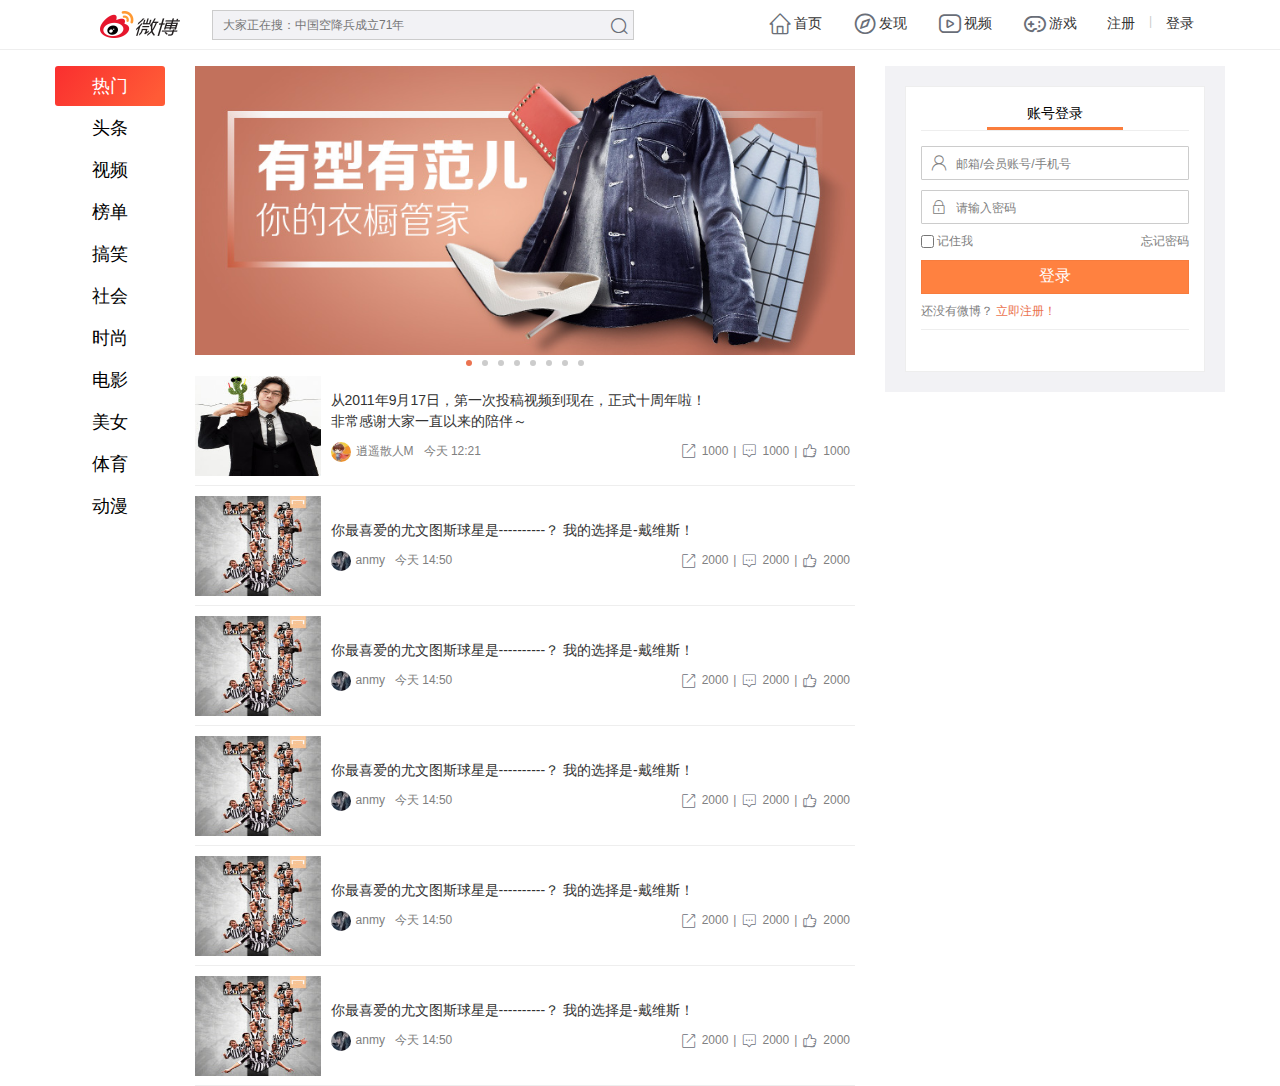
<file: index.html>
<!DOCTYPE html>
<html lang="en">

<head>
    <meta charset="UTF-8">
    <meta http-equiv="X-UA-Compatible" content="IE=edge">
    <meta name="viewport" content="width=device-width, initial-scale=1.0">
    <meta content="随时随地发现新鲜事！微博带你欣赏世界上每一个精彩瞬间，了解每一个幕后故事。分享你想表达的，让全世界都能听到你的心声！" name="description" />
    <title>微博-随时随地发现新鲜事</title>
    <link rel="shortcut icon" href="./favicon.ico">
    <link rel="stylesheet" href="./index.css">
    <link rel="stylesheet" href="./fonts/iconfont.css">
    <script src="./index.js"></script>
</head>


<body>
    <!-- weibo nav -->
    <div class="wb-nav">
        <!-- logo part -->
        <div class="wb-logo">
            <a href="http://weibo.com">
                <img src="./images/weibo-logo.png">
            </a>
        </div>
        <!-- search part -->
        <div class="search-box">
            <input type="text" placeholder="大家正在搜：中国空降兵成立71年" class="search-input">
            <a href="javascript:;"> <span class="iconfont icon-search"></span></a>
        </div>
        <!-- nav right part -->
        <div class="nav-right">
            <!-- nav right items -->
            <div class="nav-items">
                <ul>
                    <li>
                        <a href="javascript:;">
                            <span class="iconfont icon-dibutubiao_shouye"></span>
                            <span>首页</span>
                        </a>
                    </li>
                    <li>
                        <a href="javascript:;">
                            <span class="iconfont icon-faxian"></span>
                            <span>发现</span>
                        </a>
                    </li>
                    <li>
                        <a href="javascript:;">
                            <span class="iconfont icon-shipin"></span>
                            <span>视频</span>
                        </a>
                    </li>
                    <li>
                        <a href="javascript:;">
                            <span class="iconfont icon-youxi"></span>
                            <span>游戏</span>
                        </a>
                    </li>

                </ul>
            </div>
            <!-- nav login register -->
            <div class="nav-login">
                <ul>
                    <li><a href="javascript:;">注册</a></li>
                    <li class="line">|</li>
                    <li><a href="javascript:;">登录</a></li>
                </ul>
            </div>
        </div>
    </div>
    <!-- weibo main -->
    <div class="wb-main">
        <!-- page center -->
        <div class="w">
            <!-- left nav items -->
            <div class="left-nav-items">
                <ul>
                    <li><a href="javascript:;">热门</a></li>
                    <li><a href="javascript:;">头条</a></li>
                    <li><a href="javascript:;">视频</a></li>
                    <li><a href="javascript:;">榜单</a></li>
                    <li><a href="javascript:;">搞笑</a></li>
                    <li><a href="javascript:;">社会</a></li>
                    <li><a href="javascript:;">时尚</a></li>
                    <li><a href="javascript:;">电影</a></li>
                    <li><a href="javascript:;">美女</a></li>
                    <li><a href="javascript:;">体育</a></li>
                    <li><a href="javascript:;">动漫</a></li>
                </ul>
            </div>
            <!-- middle content -->
            <div class="middle-content">
                <!-- carousel -->
                <div class="carousel">
                    <!-- pic items -->
                    <ul class="pic-items">
                        <li><img src="./images/1.jpg"></li>
                        <li><img src="./images/2.jpg"></li>
                        <li><img src="./images/3.jpg"></li>
                        <li><img src="./images/4.jpg"></li>
                        <li><img src="./images/5.jpg"></li>
                        <li><img src="./images/6.jpg"></li>
                        <li><img src="./images/7.jpg"></li>
                        <li><img src="./images/8.jpg"></li>
                    </ul>
                    <!-- dot items -->
                    <ul class="dot-items">
                        <li class="current"></li>
                        <li></li>
                        <li></li>
                        <li></li>
                        <li></li>
                        <li></li>
                        <li></li>
                        <li></li>
                    </ul>
                </div>
                <!-- middle items -->
                <div class="middle-items">
                    <ul>
                        <li>
                            <!-- item picture -->
                            <div class="item-pic">
                                <img src="./images/item-pic1.jpeg" alt="">
                            </div>
                            <!-- item description -->
                            <div class="item-description">
                                <div class="sub-content">
                                    从2011年9月17日，第一次投稿视频到现在，正式十周年啦！
                                    <br> 非常感谢大家一直以来的陪伴～
                                </div>
                                <div class="sub-info">
                                    <img src="./images/avatar2.jpeg">
                                    <span class="nickname">逍遥散人M</span>
                                    <span class="sub-time">今天 12:21</span>
                                    <div class="icon-items">
                                        <span class="iconfont icon-fenxiang"></span>
                                        <span>1000</span>
                                        <span>|</span>
                                        <span class="iconfont icon-pinglun"></span>
                                        <span>1000</span>
                                        <span>|</span>
                                        <span class="iconfont icon-zan"></span>
                                        <span>1000</span>
                                    </div>
                                </div>
                            </div>
                        </li>
                        <li>
                            <div class="item-pic">
                                <img src="./images/item-pic2.jpeg" alt="">
                            </div>
                            <div class="item-description">
                                <div class="sub-content">
                                    你最喜爱的尤文图斯球星是----------？ 我的选择是-戴维斯！ ​​​​
                                </div>
                                <div class="sub-info">
                                    <img src="./images/avatar1.jpeg">
                                    <span class="nickname">anmy</span>
                                    <span class="sub-time">今天 14:50</span>
                                    <div class="icon-items">
                                        <span class="iconfont icon-fenxiang"></span>
                                        <span>2000</span>
                                        <span>|</span>
                                        <span class="iconfont icon-pinglun"></span>
                                        <span>2000</span>
                                        <span>|</span>
                                        <span class="iconfont icon-zan"></span>
                                        <span>2000</span>
                                    </div>
                                </div>
                            </div>

                        </li>
                        <li>
                            <div class="item-pic">
                                <img src="./images/item-pic2.jpeg" alt="">
                            </div>
                            <div class="item-description">
                                <div class="sub-content">
                                    你最喜爱的尤文图斯球星是----------？ 我的选择是-戴维斯！ ​​​​
                                </div>
                                <div class="sub-info">
                                    <img src="./images/avatar1.jpeg">
                                    <span class="nickname">anmy</span>
                                    <span class="sub-time">今天 14:50</span>
                                    <div class="icon-items">
                                        <span class="iconfont icon-fenxiang"></span>
                                        <span>2000</span>
                                        <span>|</span>
                                        <span class="iconfont icon-pinglun"></span>
                                        <span>2000</span>
                                        <span>|</span>
                                        <span class="iconfont icon-zan"></span>
                                        <span>2000</span>
                                    </div>
                                </div>
                            </div>

                        </li>
                        <li>
                            <div class="item-pic">
                                <img src="./images/item-pic2.jpeg" alt="">
                            </div>
                            <div class="item-description">
                                <div class="sub-content">
                                    你最喜爱的尤文图斯球星是----------？ 我的选择是-戴维斯！ ​​​​
                                </div>
                                <div class="sub-info">
                                    <img src="./images/avatar1.jpeg">
                                    <span class="nickname">anmy</span>
                                    <span class="sub-time">今天 14:50</span>
                                    <div class="icon-items">
                                        <span class="iconfont icon-fenxiang"></span>
                                        <span>2000</span>
                                        <span>|</span>
                                        <span class="iconfont icon-pinglun"></span>
                                        <span>2000</span>
                                        <span>|</span>
                                        <span class="iconfont icon-zan"></span>
                                        <span>2000</span>
                                    </div>
                                </div>
                            </div>

                        </li>
                        <li>
                            <div class="item-pic">
                                <img src="./images/item-pic2.jpeg" alt="">
                            </div>
                            <div class="item-description">
                                <div class="sub-content">
                                    你最喜爱的尤文图斯球星是----------？ 我的选择是-戴维斯！ ​​​​
                                </div>
                                <div class="sub-info">
                                    <img src="./images/avatar1.jpeg">
                                    <span class="nickname">anmy</span>
                                    <span class="sub-time">今天 14:50</span>
                                    <div class="icon-items">
                                        <span class="iconfont icon-fenxiang"></span>
                                        <span>2000</span>
                                        <span>|</span>
                                        <span class="iconfont icon-pinglun"></span>
                                        <span>2000</span>
                                        <span>|</span>
                                        <span class="iconfont icon-zan"></span>
                                        <span>2000</span>
                                    </div>
                                </div>
                            </div>

                        </li>
                        <li>
                            <div class="item-pic">
                                <img src="./images/item-pic2.jpeg" alt="">
                            </div>
                            <div class="item-description">
                                <div class="sub-content">
                                    你最喜爱的尤文图斯球星是----------？ 我的选择是-戴维斯！ ​​​​
                                </div>
                                <div class="sub-info">
                                    <img src="./images/avatar1.jpeg">
                                    <span class="nickname">anmy</span>
                                    <span class="sub-time">今天 14:50</span>
                                    <div class="icon-items">
                                        <span class="iconfont icon-fenxiang"></span>
                                        <span>2000</span>
                                        <span>|</span>
                                        <span class="iconfont icon-pinglun"></span>
                                        <span>2000</span>
                                        <span>|</span>
                                        <span class="iconfont icon-zan"></span>
                                        <span>2000</span>
                                    </div>
                                </div>
                            </div>

                        </li>
                    </ul>
                </div>
            </div>
            <!-- right login -->
            <div class="right-login">
                <form class="login-box">
                    <!-- title name -->
                    <div class="title">
                        <a href="javascript:;">账号登录</a>
                    </div>
                    <!-- username input -->
                    <div class="username">
                        <div class="usertip">
                            <span class="iconfont icon-tishi_"></span>
                            <span>请输入登录名</span>
                            <span class="iconfont icon-guanbi"></span>
                        </div>
                        <input type="text" placeholder="邮箱/会员账号/手机号" class="user">
                        <span class="iconfont icon-xingmingyonghumingnicheng user-icon"></span>
                    </div>
                    <!-- password input -->
                    <div class="password">
                        <div class="pwdtip">
                            <span class="iconfont icon-tishi_"></span>
                            <span>请输入密码</span>
                            <span class="iconfont icon-guanbi"></span>
                        </div>
                        <input type="password" placeholder="请输入密码" class="pwd">
                        <span class="iconfont icon-mima pwd-icon"></span>
                    </div>
                    <!-- auto login items -->
                    <div class="auto-login">
                        <input type="checkbox" class="checkbox">
                        <span>记住我</span>
                        <a href="javascript:;">忘记密码</a>
                    </div>
                    <button class="login-btn">登录</button>
                    <div class="register">
                        <span>还没有微博？</span>
                        <a href="javascript:;">立即注册！</a>
                    </div>
                </form>
            </div>
        </div>
    </div>
</body>

</html>
</file>
<file: index.css>
* {
    margin: 0;
    padding: 0;
    box-sizing: border-box;
}

body {
    max-width: 1440px;
    font: 12px/1.3 Arial, "PingFang SC", "Hiragino Sans GB", "Microsoft YaHei", "WenQuanYi Micro Hei", sans-serif;
}

img {
    width: 100%;
    height: 100%;
}

li {
    list-style: none;
}

a {
    text-decoration: none;
}

.current {
    background-color: #eb7350 !important;
}


/* weibo nav */

.wb-nav {
    position: fixed;
    top: 0;
    left: 0;
    z-index: 9999;
    display: flex;
    align-items: center;
    width: 100%;
    height: 50px;
    border-bottom: 1px solid #eee;
    background-color: #fff;
}

.wb-nav .wb-logo {
    position: absolute;
    left: 100px;
    width: 80px;
    height: 27px;
}

.wb-nav .search-box {
    position: absolute;
    left: 212px;
    width: 33%;
    height: 30px;
    border: 1px solid #ccc;
    background-color: #f2f2f5;
}

.search-box .search-input {
    width: 95%;
    height: 100%;
    border: none;
    outline: none;
    background: transparent;
    padding-left: 10px;
    font-size: 12px;
}

.search-box .icon-search {
    position: absolute;
    right: 5px;
    top: 5px;
    color: #696e78;
}

.wb-nav .nav-right {
    display: flex;
    position: absolute;
    right: 70px;
    width: 457px;
    height: 100%;
}

.nav-right .nav-items {
    width: 340px;
    height: 100%;
}

.nav-items ul {
    display: flex;
    justify-content: space-around;
    align-items: center;
    height: 100%;
}

.nav-items ul li {
    padding: 0 12px;
}

.nav-items ul li a:hover span {
    color: #eb7350 !important;
}

.nav-items ul li a .iconfont {
    font-size: 22px;
    vertical-align: middle;
    color: #696e78;
}

.nav-items ul li a span:last-child {
    color: #333;
    font-size: 14px;
}

.nav-right .nav-login {
    width: 117px;
    height: 100%;
}

.nav-login ul {
    display: flex;
    margin-top: 14px;
}

.nav-login ul li {
    padding: 0 14px;
}

.nav-login ul li.line {
    color: #ccc;
    padding: 0;
}

.nav-login ul li a {
    font-size: 14px;
    color: #333;
}

.nav-login ul li a:hover {
    color: #eb7350;
}

.wb-main {
    margin-top: 50px;
}

.w {
    display: flex;
    justify-content: space-between;
    width: 1170px;
    margin: 0 auto;
    padding-top: 16px;
}

.left-nav-items {
    width: 110px;
}

.left-nav-items ul li {
    margin-bottom: 2px;
}

.left-nav-items ul li a {
    display: block;
    width: 100%;
    height: 40px;
    border-radius: 3px;
    text-align: center;
    line-height: 40px;
    color: #000;
    font-size: 18px;
    font-weight: 400;
}

.left-nav-items ul li:first-child a {
    background: linear-gradient( 128deg, #fa2f2f 0%, #ff5b36 90%);
    color: #fff;
}

.left-nav-items ul li a:hover {
    background: linear-gradient( 128deg, #fa2f2f 0%, #ff5b36 90%);
    color: #fff;
}

.middle-content {
    width: 660px;
}

.middle-content .carousel {
    position: relative;
    width: 660px;
    height: 300px;
    overflow: hidden;
}

.carousel ul.pic-items {
    position: absolute;
    left: 0;
    display: flex;
    width: 800%;
}

.carousel ul.pic-items li {
    width: 660px;
}

.carousel ul.dot-items {
    display: flex;
    position: absolute;
    bottom: 0;
    left: 50%;
    margin-left: -64px;
}

.carousel ul.dot-items li {
    width: 6px;
    height: 6px;
    border-radius: 3px;
    background-color: #ccc;
    margin: 0 5px;
}

.middle-items ul li {
    display: flex;
    align-items: center;
    height: 120px;
    border-bottom: 1px solid #eee;
}

.middle-items ul li .item-pic {
    width: 158px;
    height: 100px;
    margin-right: 10px;
}

.middle-items ul li .item-description {
    width: 100%;
}

.middle-items ul li .item-description .sub-content {
    color: #333;
    font-size: 14px;
    line-height: 1.5;
}

.item-description .sub-info {
    position: relative;
    display: flex;
    align-items: center;
    font-size: 12px;
    color: #808080;
    margin-top: 10px;
}

.sub-info img {
    width: 20px;
    height: 20px;
    border-radius: 10px;
    margin-right: 5px;
}

.sub-info .nickname {
    margin-right: 10px;
}

.sub-info .icon-items {
    display: flex;
    align-items: center;
    position: absolute;
    right: 0;
}

.sub-info .icon-items span {
    margin-right: 5px;
    color: #808080;
    font-size: 12px;
}

.sub-info .icon-items span.iconfont {
    color: #696e78;
    font-size: 16px;
}

.sub-info .icon-items span.iconfont:hover {
    color: #eb7350;
}

.w .right-login {
    position: relative;
    width: 340px;
    height: 326px;
    background-color: #f2f2f5;
}

.right-login .login-box {
    position: absolute;
    left: 50%;
    top: 50%;
    margin-left: -150px;
    margin-top: -143px;
    width: 300px;
    height: 286px;
    background-color: #fff;
    border: 1px solid #eee;
    padding: 0 15px;
}

.login-box .title {
    display: flex;
    justify-content: center;
    align-items: flex-end;
    height: 44px;
    border-bottom: 1px solid #eee;
    margin-bottom: 15px;
}

.login-box .user,
.login-box .pwd {
    width: 100%;
    height: 34px;
    outline: none;
    border: 1px solid #ccc;
    border-radius: 1px;
    margin-bottom: 10px;
    padding-left: 34px;
    color: #808080;
}

.login-box .user::placeholder,
.login-box .pwd::placeholder {
    color: #808080;
    font-size: 12px;
}

.usertip,
.pwdtip {
    display: none;
    position: absolute;
    top: 22px;
    left: 50%;
    margin-left: -75px;
    /* display: block; */
    width: 150px;
    height: 32px;
    line-height: 32px;
    text-align: center;
    background: #fff;
    border-radius: 3px;
    border: 1px solid #ccc;
    box-shadow: 0 4px 20px 1px rgb(0 0 0 / 20%);
    color: #333;
}

.pwdtip {
    top: 66px !important;
}

.icon-tishi_ {
    display: inline-block;
    color: skyblue;
    vertical-align: middle;
    margin-top: -3px;
    margin-right: 4px;
}

.icon-guanbi {
    display: inline-block;
    vertical-align: middle;
    margin-top: -2px;
}

.usertip::before,
.pwdtip::before {
    position: absolute;
    bottom: -6px;
    left: 50%;
    margin-left: -4px;
    content: '';
    width: 0;
    height: 0;
    border-left: 7px solid transparent;
    border-right: 7px solid transparent;
    border-top: 7px solid #fff;
}

.login-box .title a {
    padding: 5px 40px;
    border-bottom: 3px solid #fa7d3c;
    color: #000;
    font-size: 14px;
}

.login-box .user-icon {
    position: absolute;
    left: 25px;
    top: 66px;
    color: #808080;
}

.login-box .pwd-icon {
    position: absolute;
    left: 25px;
    top: 110px;
    color: #808080;
}

.login-box .checkbox {
    width: 13px;
    height: 13px;
}

.auto-login {
    font-size: 12px;
    color: #808080;
}

.auto-login .checkbox {
    vertical-align: middle;
}

.auto-login a {
    float: right;
    color: #808080;
}

.auto-login a:hover {
    color: #eb7350;
}

.login-btn {
    width: 100%;
    height: 34px;
    background-color: #ff8140;
    border: none;
    color: #fff;
    font-size: 16px;
    margin-top: 10px;
    border: 1px solid #f77c3d;
}

.register {
    padding: 10px 0;
    border-bottom: 1px solid #eee;
    font-size: 12px;
    color: #808080;
}

.register a {
    color: #eb7350;
}
</file>
<file: fonts/iconfont.css>
@font-face {
  font-family: "iconfont"; /* Project id 2819320 */
  src: url('iconfont.woff2?t=1632289191018') format('woff2'),
       url('iconfont.woff?t=1632289191018') format('woff'),
       url('iconfont.ttf?t=1632289191018') format('truetype');
}

.iconfont {
  font-family: "iconfont" !important;
  font-size: 16px;
  font-style: normal;
  -webkit-font-smoothing: antialiased;
  -moz-osx-font-smoothing: grayscale;
}

.icon-guanbi:before {
  content: "\e6c9";
}

.icon-tishi_:before {
  content: "\e656";
}

.icon-xingmingyonghumingnicheng:before {
  content: "\e623";
}

.icon-mima:before {
  content: "\e602";
}

.icon-zan:before {
  content: "\e647";
}

.icon-pinglun:before {
  content: "\e891";
}

.icon-fenxiang:before {
  content: "\e73b";
}

.icon-search:before {
  content: "\e674";
}

.icon-youxi:before {
  content: "\e6cf";
}

.icon-dibutubiao_shouye:before {
  content: "\e601";
}

.icon-shipin:before {
  content: "\e611";
}

.icon-faxian:before {
  content: "\e626";
}
</file>
